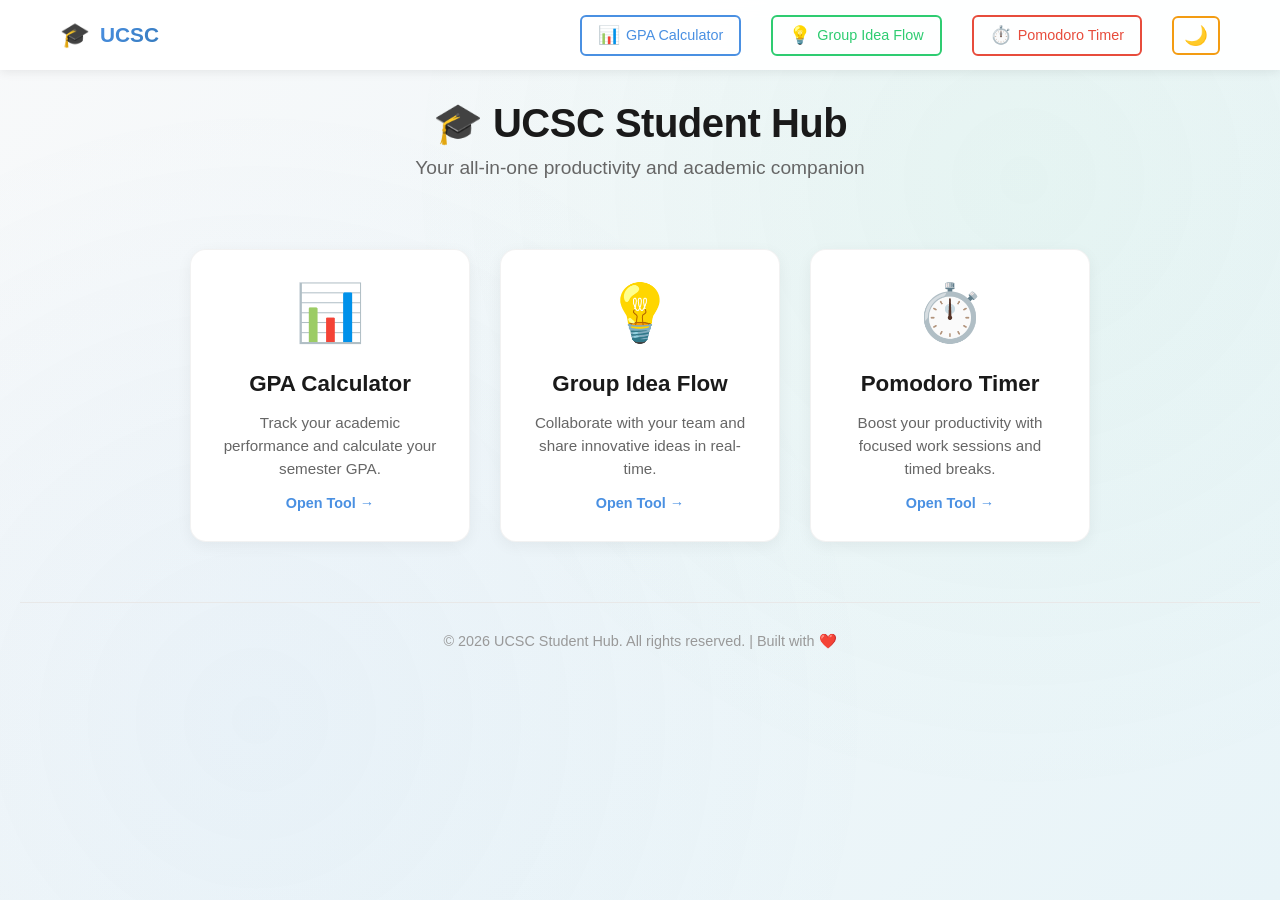
<file: index.html>
<!DOCTYPE html>
<html lang="en">
<head>
    <meta charset="UTF-8">
    <meta name="viewport" content="width=device-width, initial-scale=1.0">
    <title>Group Idea Board</title>
    <link rel="stylesheet" href="style.css">
</head>
<body>
    <!-- Navigation Bar -->
    <nav class="navbar">
        <div class="nav-container">
            <div class="nav-logo">
                <span class="logo-icon">🎓</span>
                <span class="logo-text">UCSC</span>
            </div>
            <ul class="nav-menu">
                <li class="nav-item">
                    <a href="gpa.html" target="_blank" class="nav-button gpa-btn">
                        <span class="btn-icon">📊</span>
                        <span class="btn-text">GPA Calculator</span>
                    </a>
                </li>
                <li class="nav-item">
                    <a href="idea-board.html" target="_blank" class="nav-button ideas-btn">
                        <span class="btn-icon">💡</span>
                        <span class="btn-text">Group Idea Flow</span>
                    </a>
                </li>
                <li class="nav-item">
                    <a href="pomodoro.html" target="_blank" class="nav-button pomodoro-btn">
                        <span class="btn-icon">⏱️</span>
                        <span class="btn-text">Pomodoro Timer</span>
                    </a>
                </li>
                <li class="nav-item">
                    <button id="darkModeToggle" class="nav-button theme-toggle">
                        <span class="theme-icon">🌙</span>
                    </button>
                </li>
            </ul>
            <div class="hamburger" id="hamburger">
                <span></span>
                <span></span>
                <span></span>
            </div>
        </div>
    </nav>

    <div class="container">
        <!-- Header -->
        <header>
            <h1>
                <span>🎓 UCSC Student Hub</span>
            </h1>
            <p class="subtitle">Your all-in-one productivity and academic companion</p>
        </header>

        <!-- Tool Selection Grid -->
        <section class="tools-grid">
            <a href="gpa.html" target="_blank" class="tool-card">
                <div class="tool-icon">📊</div>
                <h3>GPA Calculator</h3>
                <p>Track your academic performance and calculate your semester GPA.</p>
                <span class="tool-link">Open Tool →</span>
            </a>
            <a href="idea-board.html" target="_blank" class="tool-card">
                <div class="tool-icon">💡</div>
                <h3>Group Idea Flow</h3>
                <p>Collaborate with your team and share innovative ideas in real-time.</p>
                <span class="tool-link">Open Tool →</span>
            </a>
            <a href="pomodoro.html" target="_blank" class="tool-card">
                <div class="tool-icon">⏱️</div>
                <h3>Pomodoro Timer</h3>
                <p>Boost your productivity with focused work sessions and timed breaks.</p>
                <span class="tool-link">Open Tool →</span>
            </a>
        </section>
    </div>

    <!-- Footer -->
    <footer>
        <p>&copy; 2026 UCSC Student Hub. All rights reserved. | Built with ❤️</p>
    </footer>

    <script src="script.js"></script>
</body>
</html>
</file>
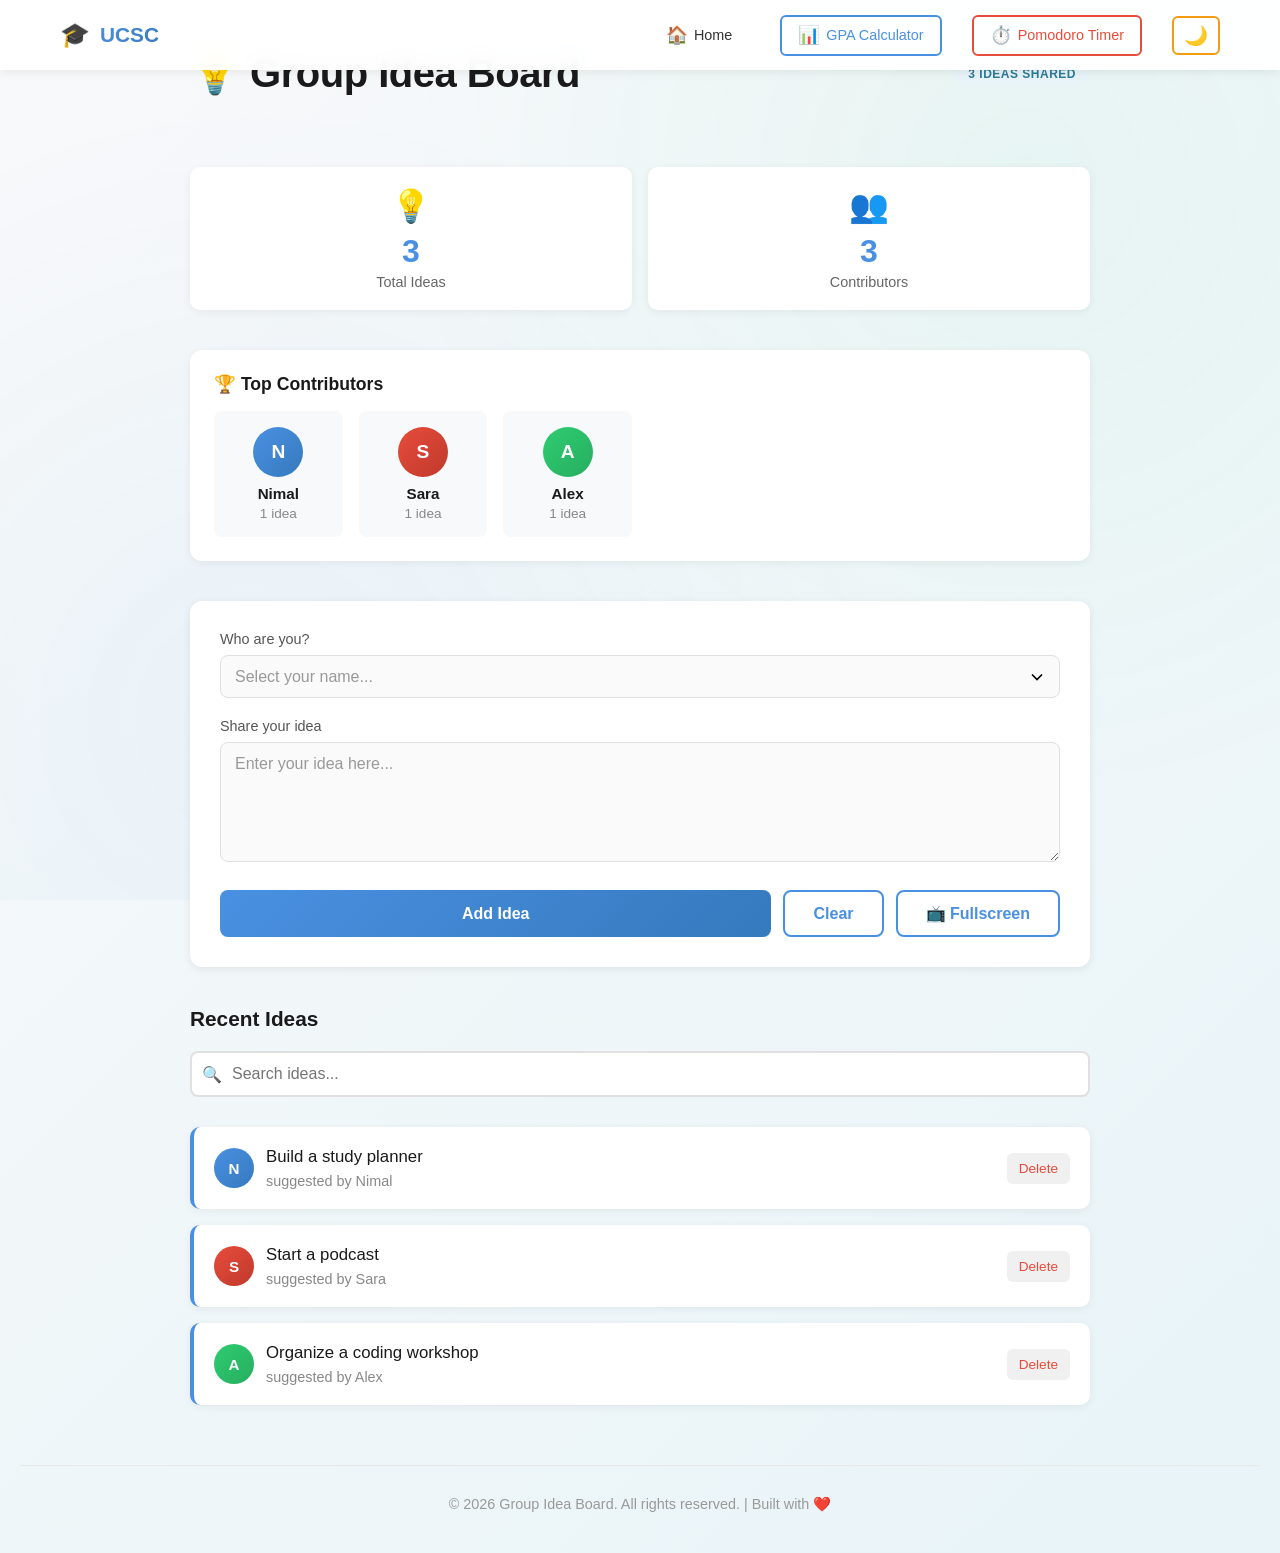
<file: idea-board.html>
<!DOCTYPE html>
<html lang="en">
<head>
    <meta charset="UTF-8">
    <meta name="viewport" content="width=device-width, initial-scale=1.0">
    <title>Group Idea Board</title>
    <link rel="stylesheet" href="style.css">
    <style>
        * {
            margin: 0;
            padding: 0;
            box-sizing: border-box;
        }

        body {
            font-family: -apple-system, BlinkMacSystemFont, 'Segoe UI', 'Roboto', 'Oxygen', 'Ubuntu', 'Cantarell', sans-serif;
            background: linear-gradient(135deg, #f8f9fa 0%, #e8f4f8 100%);
            padding: 20px;
            min-height: 100vh;
            position: relative;
        }

        body::before {
            content: '';
            position: fixed;
            top: 0;
            left: 0;
            width: 100%;
            height: 100%;
            background-image: 
                radial-gradient(circle at 20% 80%, rgba(74, 144, 226, 0.05) 0%, transparent 50%),
                radial-gradient(circle at 80% 20%, rgba(46, 204, 113, 0.05) 0%, transparent 50%);
            pointer-events: none;
            z-index: -1;
        }

        .container {
            max-width: 900px;
            margin: 0 auto;
        }

        /* Header */
        header {
            text-align: center;
            margin-bottom: 40px;
            padding: 30px 0;
        }

        h1 {
            font-size: 2.5rem;
            color: #1a1a1a;
            font-weight: 600;
            letter-spacing: -0.5px;
            display: flex;
            align-items: center;
            justify-content: center;
            gap: 12px;
            flex-wrap: wrap;
        }

        .header-badge {
            display: inline-block;
            background-color: #e8f4f8;
            color: #2c7a99;
            padding: 6px 14px;
            border-radius: 20px;
            font-size: 0.75rem;
            font-weight: 600;
            letter-spacing: 0.5px;
            margin-left: auto;
            text-transform: uppercase;
        }

        /* Stats Section */
        .stats-section {
            display: grid;
            grid-template-columns: repeat(auto-fit, minmax(180px, 1fr));
            gap: 16px;
            margin-bottom: 40px;
        }

        .stat-card {
            background: white;
            padding: 20px;
            border-radius: 10px;
            box-shadow: 0 2px 8px rgba(0, 0, 0, 0.06);
            text-align: center;
            transition: all 0.3s ease;
        }

        .stat-card:hover {
            transform: translateY(-4px);
            box-shadow: 0 4px 12px rgba(0, 0, 0, 0.1);
        }

        .stat-icon {
            font-size: 2rem;
            margin-bottom: 8px;
        }

        .stat-number {
            font-size: 2rem;
            font-weight: 700;
            color: #4a90e2;
            margin-bottom: 4px;
        }

        .stat-label {
            font-size: 0.9rem;
            color: #666;
            font-weight: 500;
        }

        /* Contributors Section */
        .contributors-section {
            background: white;
            padding: 24px;
            border-radius: 12px;
            box-shadow: 0 2px 8px rgba(0, 0, 0, 0.06);
            margin-bottom: 40px;
        }

        .contributors-title {
            font-size: 1.1rem;
            color: #1a1a1a;
            margin-bottom: 16px;
            font-weight: 600;
            display: flex;
            align-items: center;
            gap: 8px;
        }

        .contributors-grid {
            display: grid;
            grid-template-columns: repeat(auto-fill, minmax(120px, 1fr));
            gap: 16px;
        }

        .contributor-card {
            text-align: center;
            padding: 16px;
            border-radius: 8px;
            background-color: #f8f9fa;
            transition: all 0.3s ease;
        }

        .contributor-card:hover {
            background-color: #f0f5ff;
            transform: translateY(-2px);
        }

        .contributor-avatar {
            width: 50px;
            height: 50px;
            border-radius: 50%;
            margin: 0 auto 8px;
            display: flex;
            align-items: center;
            justify-content: center;
            color: white;
            font-weight: 600;
            font-size: 1.2rem;
        }

        .contributor-name {
            font-size: 0.95rem;
            font-weight: 600;
            color: #1a1a1a;
            margin-bottom: 4px;
        }

        .contributor-count {
            font-size: 0.85rem;
            color: #888;
        }

        /* Search Section */
        .search-section {
            margin-bottom: 30px;
            position: relative;
        }

        .search-box {
            width: 100%;
            padding: 12px 16px 12px 40px;
            border: 2px solid #e0e0e0;
            border-radius: 8px;
            font-size: 1rem;
            transition: all 0.3s ease;
            background-color: white;
        }

        .search-box:focus {
            outline: none;
            border-color: #4a90e2;
            box-shadow: 0 0 0 3px rgba(74, 144, 226, 0.1);
        }

        .search-icon {
            position: absolute;
            left: 12px;
            top: 50%;
            transform: translateY(-50%);
            color: #999;
            pointer-events: none;
        }

        /* Input Section */
        .input-section {
            background: white;
            padding: 30px;
            border-radius: 12px;
            box-shadow: 0 2px 8px rgba(0, 0, 0, 0.08);
            margin-bottom: 40px;
        }

        .form-group {
            margin-bottom: 20px;
        }

        .form-group:last-child {
            margin-bottom: 0;
        }

        label {
            display: block;
            font-size: 0.9rem;
            color: #555;
            margin-bottom: 8px;
            font-weight: 500;
        }

        select,
        textarea {
            width: 100%;
            padding: 12px 14px;
            font-size: 1rem;
            border: 1.5px solid #e0e0e0;
            border-radius: 8px;
            font-family: inherit;
            transition: all 0.3s ease;
            background-color: #fafafa;
        }

        select:hover,
        textarea:hover {
            border-color: #d0d0d0;
            background-color: #fff;
        }

        select:focus,
        textarea:focus {
            outline: none;
            border-color: #4a90e2;
            background-color: #fff;
            box-shadow: 0 0 0 3px rgba(74, 144, 226, 0.1);
        }

        select {
            cursor: pointer;
            appearance: none;
            padding-right: 40px;
            background-image: url("data:image/svg+xml;charset=UTF-8,%3csvg xmlns='http://www.w3.org/2000/svg' viewBox='0 0 24 24' fill='none' stroke='currentColor' stroke-width='2'%3e%3cpolyline points='6 9 12 15 18 9'%3e%3c/polyline%3e%3c/svg%3e");
            background-repeat: no-repeat;
            background-position: right 12px center;
            background-size: 20px;
            padding-right: 40px;
        }

        textarea {
            resize: vertical;
            min-height: 120px;
            max-height: 200px;
        }

        textarea::placeholder,
        select:invalid {
            color: #999;
        }

        .button-group {
            display: flex;
            gap: 12px;
            margin-top: 24px;
        }

        button {
            padding: 12px 28px;
            font-size: 1rem;
            border: none;
            border-radius: 8px;
            cursor: pointer;
            font-weight: 600;
            transition: all 0.3s ease;
        }

        .btn-primary {
            background: linear-gradient(135deg, #4a90e2 0%, #357abd 100%);
            color: white;
            flex: 1;
        }

        .btn-primary:hover {
            background: linear-gradient(135deg, #357abd 0%, #2a5a8f 100%);
            box-shadow: 0 4px 12px rgba(74, 144, 226, 0.3);
            transform: translateY(-2px);
        }

        .btn-primary:active {
            transform: translateY(0);
        }

        .btn-secondary {
            background-color: transparent;
            color: #4a90e2;
            border: 2px solid #4a90e2;
        }

        .btn-secondary:hover {
            background-color: #f0f5ff;
        }

        /* Ideas List Section */
        .ideas-section {
            margin-top: 40px;
        }

        .section-title {
            font-size: 1.3rem;
            color: #1a1a1a;
            margin-bottom: 20px;
            font-weight: 600;
        }

        .ideas-list {
            display: grid;
            gap: 16px;
        }

        .idea-card {
            background: white;
            padding: 20px;
            border-radius: 10px;
            box-shadow: 0 2px 8px rgba(0, 0, 0, 0.06);
            border-left: 4px solid #4a90e2;
            transition: all 0.3s ease;
            display: flex;
            justify-content: space-between;
            align-items: center;
        }

        .idea-card:hover {
            box-shadow: 0 4px 12px rgba(0, 0, 0, 0.1);
            transform: translateY(-2px);
        }

        .idea-content {
            flex: 1;
        }

        .idea-text {
            font-size: 1.05rem;
            color: #1a1a1a;
            margin-bottom: 6px;
            font-weight: 500;
        }

        .idea-author {
            font-size: 0.9rem;
            color: #888;
            font-weight: 400;
        }

        .idea-actions {
            display: flex;
            gap: 8px;
            margin-left: 16px;
        }

        .btn-delete {
            background-color: #f0f0f0;
            color: #e74c3c;
            padding: 8px 12px;
            font-size: 0.85rem;
            font-weight: 500;
            border-radius: 6px;
            transition: all 0.3s ease;
        }

        .btn-delete:hover {
            background-color: #e74c3c;
            color: white;
        }

        /* Avatar */
        .avatar {
            width: 40px;
            height: 40px;
            border-radius: 50%;
            background: linear-gradient(135deg, #4a90e2 0%, #357abd 100%);
            color: white;
            display: flex;
            align-items: center;
            justify-content: center;
            font-weight: 600;
            font-size: 0.95rem;
            flex-shrink: 0;
            margin-right: 12px;
        }

        .avatar-1 {
            background: linear-gradient(135deg, #4a90e2 0%, #357abd 100%);
        }

        .avatar-2 {
            background: linear-gradient(135deg, #e74c3c 0%, #c0392b 100%);
        }

        .avatar-3 {
            background: linear-gradient(135deg, #2ecc71 0%, #27ae60 100%);
        }

        .avatar-4 {
            background: linear-gradient(135deg, #f39c12 0%, #e67e22 100%);
        }

        .avatar-5 {
            background: linear-gradient(135deg, #9b59b6 0%, #8e44ad 100%);
        }
        .empty-state {
            text-align: center;
            padding: 40px 20px;
            color: #999;
        }

        .empty-state-icon {
            font-size: 3rem;
            margin-bottom: 12px;
            opacity: 0.5;
        }

        .empty-state-text {
            font-size: 1rem;
        }

        /* Footer */
        footer {
            text-align: center;
            margin-top: 60px;
            padding: 30px 0 20px;
            border-top: 1px solid #e8e8e8;
            color: #999;
            font-size: 0.9rem;
        }

        footer a {
            color: #4a90e2;
            text-decoration: none;
            transition: color 0.3s ease;
        }

        footer a:hover {
            color: #357abd;
            text-decoration: underline;
        }

        /* Responsive Design */
        @media (max-width: 768px) {
            h1 {
                font-size: 1.8rem;
            }

            .stats-section {
                grid-template-columns: 1fr 1fr;
            }

            .contributors-grid {
                grid-template-columns: repeat(auto-fill, minmax(100px, 1fr));
            }

            .input-section {
                padding: 20px;
                margin-bottom: 30px;
            }

            .button-group {
                flex-direction: column;
            }

            .btn-primary,
            .btn-secondary {
                width: 100%;
            }

            .idea-card {
                flex-direction: column;
                align-items: flex-start;
            }

            .idea-actions {
                margin-left: 0;
                margin-top: 12px;
                width: 100%;
            }

            .btn-delete {
                flex: 1;
                text-align: center;
            }
        }

        /* Animation for new items */
        @keyframes slideIn {
            from {
                opacity: 0;
                transform: translateY(10px);
            }
            to {
                opacity: 1;
                transform: translateY(0);
            }
        }

        .idea-card {
            animation: slideIn 0.3s ease;
        }
    </style>
</head>
<body>
    <!-- Navigation Bar -->
    <nav class="navbar">
        <div class="nav-container">
            <div class="nav-logo">
                <span class="logo-icon">🎓</span>
                <span class="logo-text">UCSC</span>
            </div>
            <ul class="nav-menu">
                <li class="nav-item">
                    <a href="index.html" class="nav-button home-btn">
                        <span class="btn-icon">🏠</span>
                        <span class="btn-text">Home</span>
                    </a>
                </li>
                <li class="nav-item">
                    <a href="gpa.html" target="_blank" class="nav-button gpa-btn">
                        <span class="btn-icon">📊</span>
                        <span class="btn-text">GPA Calculator</span>
                    </a>
                </li>
                <li class="nav-item">
                    <a href="pomodoro.html" target="_blank" class="nav-button pomodoro-btn">
                        <span class="btn-icon">⏱️</span>
                        <span class="btn-text">Pomodoro Timer</span>
                    </a>
                </li>
                <li class="nav-item">
                    <button id="darkModeToggle" class="nav-button theme-toggle">
                        <span class="theme-icon">🌙</span>
                    </button>
                </li>
            </ul>
            <div class="hamburger" id="hamburger">
                <span></span>
                <span></span>
                <span></span>
            </div>
        </div>
    </nav>

    <div class="container">
        <!-- Header -->
        <header>
            <h1>
                <span>💡 Group Idea Board</span>
                <span class="header-badge" id="ideaBadge">3 ideas shared</span>
            </h1>
        </header>

        <!-- Stats Section -->
        <section class="stats-section">
            <div class="stat-card">
                <div class="stat-icon">💡</div>
                <div class="stat-number" id="totalIdeasCount">3</div>
                <div class="stat-label">Total Ideas</div>
            </div>
            <div class="stat-card">
                <div class="stat-icon">👥</div>
                <div class="stat-number" id="totalContributorsCount">3</div>
                <div class="stat-label">Contributors</div>
            </div>
        </section>

        <!-- Contributors Section -->
        <section class="contributors-section">
            <div class="contributors-title">🏆 Top Contributors</div>
            <div class="contributors-grid" id="contributorsGrid">
                <!-- Dynamically populated -->
            </div>
        </section>

        <!-- Input Section -->
        <section class="input-section">
            <form id="ideaForm">
                <div class="form-group">
                    <label for="nameSelect">Who are you?</label>
                    <select id="nameSelect" required>
                        <option value="">Select your name...</option>
                        <option value="Nimal">Nimal</option>
                        <option value="Sara">Sara</option>
                        <option value="Alex">Alex</option>
                        <option value="Jordan">Jordan</option>
                        <option value="Casey">Casey</option>
                    </select>
                </div>

                <div class="form-group">
                    <label for="ideaInput">Share your idea</label>
                    <textarea 
                        id="ideaInput" 
                        placeholder="Enter your idea here..." 
                        required
                    ></textarea>
                </div>

                <div class="button-group">
                    <button type="submit" class="btn-primary">Add Idea</button>
                    <button type="reset" class="btn-secondary">Clear</button>
                    <button type="button" class="btn-secondary" onclick="toggleFullscreen()">📺 Fullscreen</button>
                </div>
            </form>
        </section>

        <!-- Ideas List Section -->
        <section class="ideas-section">
            <h2 class="section-title">Recent Ideas</h2>
            
            <!-- Search Section -->
            <div class="search-section">
                <span class="search-icon">🔍</span>
                <input 
                    type="text" 
                    class="search-box" 
                    id="searchBox" 
                    placeholder="Search ideas..."
                >
            </div>

            <div class="ideas-list" id="ideasList">
                <div class="idea-card">
                    <div class="idea-content">
                        <div style="display: flex; align-items: center;">
                            <div class="avatar avatar-1">N</div>
                            <div>
                                <div class="idea-text">Build a study planner</div>
                                <div class="idea-author">suggested by Nimal</div>
                            </div>
                        </div>
                    </div>
                    <div class="idea-actions">
                        <button class="btn-delete" onclick="this.parentElement.parentElement.remove()">Delete</button>
                    </div>
                </div>

                <div class="idea-card">
                    <div class="idea-content">
                        <div style="display: flex; align-items: center;">
                            <div class="avatar avatar-2">S</div>
                            <div>
                                <div class="idea-text">Start a podcast</div>
                                <div class="idea-author">suggested by Sara</div>
                            </div>
                        </div>
                    </div>
                    <div class="idea-actions">
                        <button class="btn-delete" onclick="this.parentElement.parentElement.remove()">Delete</button>
                    </div>
                </div>

                <div class="idea-card">
                    <div class="idea-content">
                        <div style="display: flex; align-items: center;">
                            <div class="avatar avatar-3">A</div>
                            <div>
                                <div class="idea-text">Organize a coding workshop</div>
                                <div class="idea-author">suggested by Alex</div>
                            </div>
                        </div>
                    </div>
                    <div class="idea-actions">
                        <button class="btn-delete" onclick="this.parentElement.parentElement.remove()">Delete</button>
                    </div>
                </div>
            </div>
        </section>
    </div>

    <!-- Footer -->
    <footer>
        <p>&copy; 2026 Group Idea Board. All rights reserved. | Built with ❤️</p>
    </footer>

    <script src="script.js"></script>
    <script>
        const ideaForm = document.getElementById('ideaForm');
        const nameSelect = document.getElementById('nameSelect');
        const ideaInput = document.getElementById('ideaInput');
        const ideasList = document.getElementById('ideasList');
        const searchBox = document.getElementById('searchBox');
        const ideaBadge = document.getElementById('ideaBadge');
        const totalIdeasCount = document.getElementById('totalIdeasCount');
        const totalContributorsCount = document.getElementById('totalContributorsCount');
        const contributorsGrid = document.getElementById('contributorsGrid');

        // Avatar color mapping
        const avatarColors = {
            'Nimal': 'avatar-1',
            'Sara': 'avatar-2',
            'Alex': 'avatar-3',
            'Jordan': 'avatar-4',
            'Casey': 'avatar-5'
        };

        // Initialize contributors storage
        let contributorCount = {
            'Nimal': 1,
            'Sara': 1,
            'Alex': 1
        };

        // Update stats and UI
        function updateStats() {
            const totalIdeas = ideasList.children.length;
            const uniqueContributors = Object.keys(contributorCount).length;

            totalIdeasCount.textContent = totalIdeas;
            totalContributorsCount.textContent = uniqueContributors;
            ideaBadge.textContent = totalIdeas + (totalIdeas === 1 ? ' idea shared' : ' ideas shared');

            updateContributorsDisplay();
        }

        // Update contributors display grid
        function updateContributorsDisplay() {
            contributorsGrid.innerHTML = '';

            // Sort contributors by count (descending)
            const sortedContributors = Object.entries(contributorCount)
                .sort((a, b) => b[1] - a[1]);

            sortedContributors.forEach(([name, count]) => {
                const avatarClass = avatarColors[name] || 'avatar-1';
                const initials = name.charAt(0).toUpperCase();

                const card = document.createElement('div');
                card.className = 'contributor-card';
                card.innerHTML = `
                    <div class="contributor-avatar ${avatarClass}">${initials}</div>
                    <div class="contributor-name">${name}</div>
                    <div class="contributor-count">${count} ${count === 1 ? 'idea' : 'ideas'}</div>
                `;
                contributorsGrid.appendChild(card);
            });
        }

        ideaForm.addEventListener('submit', function(e) {
            e.preventDefault();

            const name = nameSelect.value;
            const idea = ideaInput.value.trim();

            if (!name || !idea) {
                alert('Please fill in all fields');
                return;
            }

            // Get avatar class
            const avatarClass = avatarColors[name] || 'avatar-1';
            const initials = name.charAt(0).toUpperCase();

            // Create new idea card
            const ideaCard = document.createElement('div');
            ideaCard.className = 'idea-card';
            ideaCard.innerHTML = `
                <div class="idea-content">
                    <div style="display: flex; align-items: center;">
                        <div class="avatar ${avatarClass}">${initials}</div>
                        <div>
                            <div class="idea-text">${escapeHtml(idea)}</div>
                            <div class="idea-author">suggested by ${escapeHtml(name)}</div>
                        </div>
                    </div>
                </div>
                <div class="idea-actions">
                    <button class="btn-delete">Delete</button>
                </div>
            `;

            // Add delete event listener
            ideaCard.querySelector('.btn-delete').addEventListener('click', function() {
                const author = ideaCard.querySelector('.idea-author').textContent.replace('suggested by ', '');
                
                // Update contributor count
                if (contributorCount[author] > 0) {
                    contributorCount[author]--;
                    if (contributorCount[author] === 0) {
                        delete contributorCount[author];
                    }
                }

                ideaCard.remove();
                updateStats();
                filterIdeas();
            });

            // Add to list
            ideasList.insertBefore(ideaCard, ideasList.firstChild);

            // Update contributor count
            contributorCount[name] = (contributorCount[name] || 0) + 1;

            // Update stats
            updateStats();

            // Clear search after adding
            searchBox.value = '';

            // Reset form
            ideaForm.reset();
            nameSelect.focus();
        });

        // Search/Filter functionality
        searchBox.addEventListener('input', filterIdeas);

        function filterIdeas() {
            const query = searchBox.value.toLowerCase();
            const ideas = ideasList.querySelectorAll('.idea-card');

            ideas.forEach(idea => {
                const text = idea.textContent.toLowerCase();
                if (text.includes(query)) {
                    idea.style.display = '';
                } else {
                    idea.style.display = 'none';
                }
            });
        }

        // Helper function to escape HTML
        function escapeHtml(text) {
            const map = {
                '&': '&amp;',
                '<': '&lt;',
                '>': '&gt;',
                '"': '&quot;',
                "'": '&#039;'
            };
            return text.replace(/[&<>"']/g, m => map[m]);
        }

        // Fullscreen Toggle
        function toggleFullscreen() {
            if (!document.fullscreenElement) {
                document.documentElement.requestFullscreen().catch(err => {
                    alert(`Error attempting to enable full-screen mode: ${err.message} (${err.name})`);
                });
            } else {
                if (document.exitFullscreen) {
                    document.exitFullscreen();
                }
            }
        }

        // Initialize on page load
        window.addEventListener('load', function() {
            updateStats();
        });
    </script>
</body>
</html>
</file>
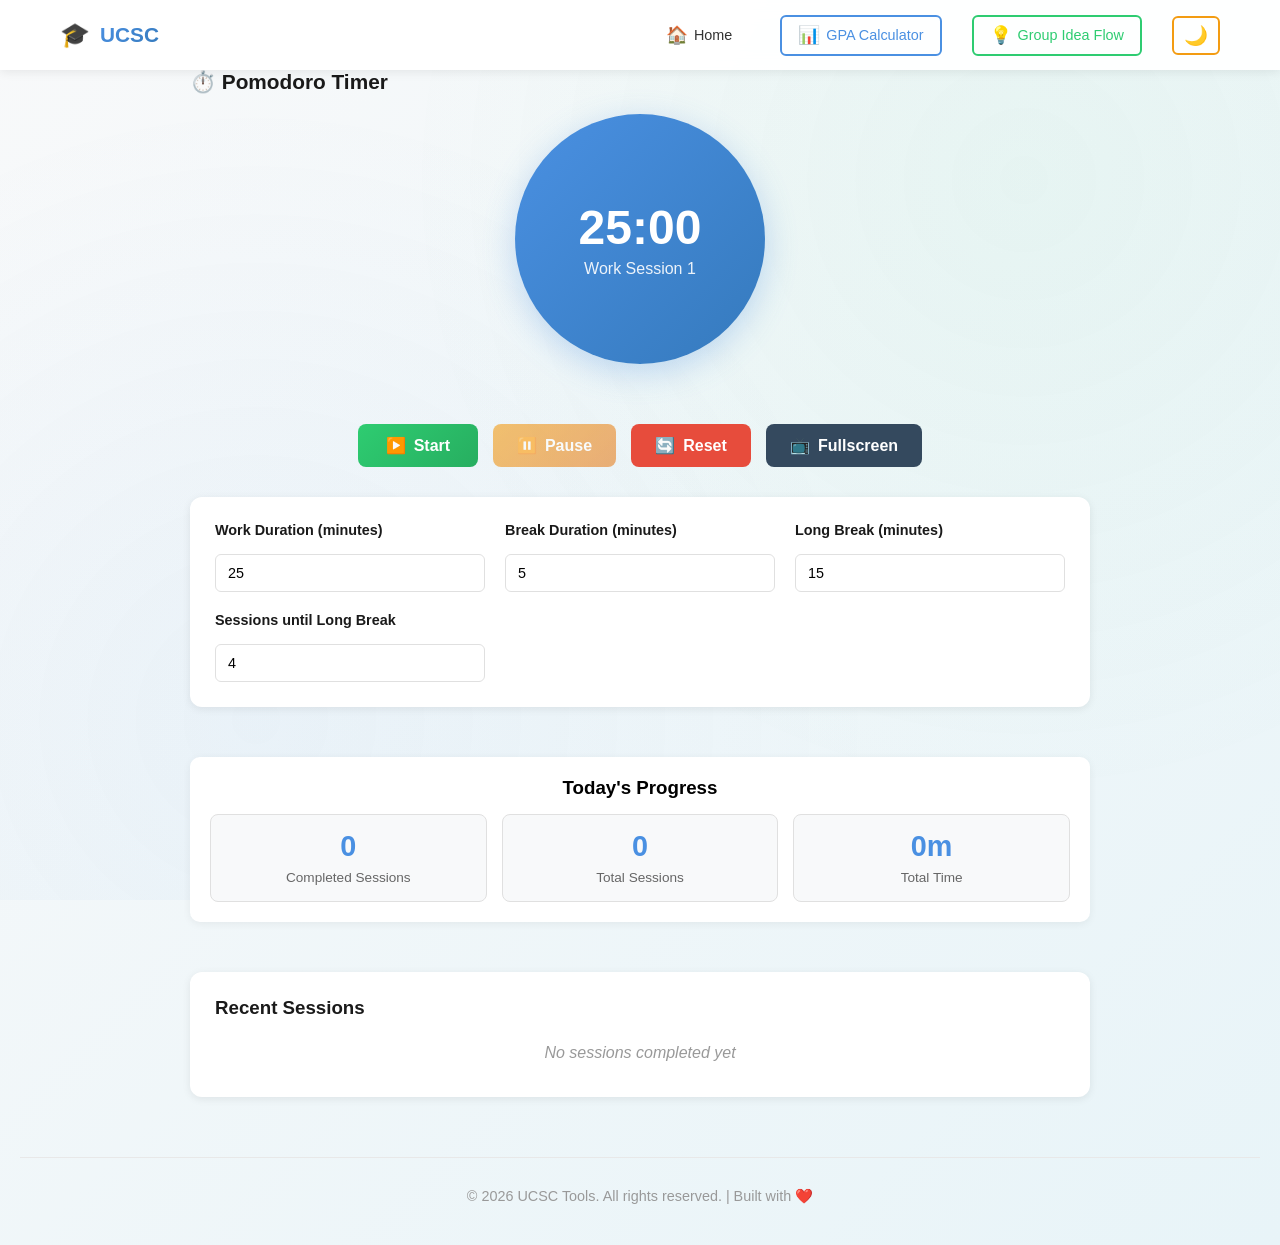
<file: pomodoro.html>
<!DOCTYPE html>
<html lang="en">
<head>
    <meta charset="UTF-8">
    <meta name="viewport" content="width=device-width, initial-scale=1.0">
    <title>Pomodoro Timer - UCSC</title>
    <link rel="stylesheet" href="style.css">
</head>
<body>
    <!-- Navigation Bar -->
    <nav class="navbar">
        <div class="nav-container">
            <div class="nav-logo">
                <span class="logo-icon">🎓</span>
                <span class="logo-text">UCSC</span>
            </div>
            <ul class="nav-menu">
                <li class="nav-item">
                    <a href="index.html" class="nav-button home-btn">
                        <span class="btn-icon">🏠</span>
                        <span class="btn-text">Home</span>
                    </a>
                </li>
                <li class="nav-item">
                    <a href="gpa.html" target="_blank" class="nav-button gpa-btn">
                        <span class="btn-icon">📊</span>
                        <span class="btn-text">GPA Calculator</span>
                    </a>
                </li>
                <li class="nav-item">
                    <a href="idea-board.html" target="_blank" class="nav-button ideas-btn">
                        <span class="btn-icon">💡</span>
                        <span class="btn-text">Group Idea Flow</span>
                    </a>
                </li>
                <li class="nav-item">
                    <button id="darkModeToggle" class="nav-button theme-toggle">
                        <span class="theme-icon">🌙</span>
                    </button>
                </li>
            </ul>
            <div class="hamburger" id="hamburger">
                <span></span>
                <span></span>
                <span></span>
            </div>
        </div>
    </nav>

    <div class="container">
        <!-- Pomodoro Timer Section -->
        <section class="pomodoro-section" id="pomodoro">
            <h2 class="section-title">⏱️ Pomodoro Timer</h2>

            <div class="pomodoro-container">
                <!-- Timer Display -->
                <div class="timer-display">
                    <div class="timer-circle">
                        <div class="timer-progress" id="timerProgress"></div>
                        <div class="timer-text">
                            <div class="time-display" id="time-display">25:00</div>
                            <div class="session-type" id="session-type">Work Session</div>
                        </div>
                    </div>
                </div>

                <!-- Timer Controls -->
                <div class="timer-controls">
                    <button class="timer-btn start-btn" id="start-btn">
                        <span class="btn-icon">▶️</span>
                        Start
                    </button>
                    <button class="timer-btn pause-btn" id="pause-btn" disabled>
                        <span class="btn-icon">⏸️</span>
                        Pause
                    </button>
                    <button class="timer-btn reset-btn" id="reset-btn">
                        <span class="btn-icon">🔄</span>
                        Reset
                    </button>
                    <button class="timer-btn reset-btn" style="background-color: #34495e;" onclick="toggleFullscreen()">
                        <span class="btn-icon">📺</span>
                        Fullscreen
                    </button>
                </div>

                <!-- Session Settings -->
                <div class="session-settings">
                    <div class="setting-group">
                        <label for="workDuration">Work Duration (minutes)</label>
                        <input type="number" id="work-time" value="25" min="1" max="60">
                    </div>
                    <div class="setting-group">
                        <label for="breakDuration">Break Duration (minutes)</label>
                        <input type="number" id="break-time" value="5" min="1" max="30">
                    </div>
                    <div class="setting-group">
                        <label for="longBreakDuration">Long Break (minutes)</label>
                        <input type="number" id="long-break-time" value="15" min="1" max="60">
                    </div>
                    <div class="setting-group">
                        <label for="sessionsUntilLongBreak">Sessions until Long Break</label>
                        <input type="number" id="sessions-before-long" value="4" min="1" max="10">
                    </div>
                </div>

                <!-- Session Stats -->
                <div class="session-stats">
                    <div class="stat-card">
                        <h3>Today's Progress</h3>
                        <div class="stats-grid">
                            <div class="stat-item">
                                <span class="stat-number" id="completed-sessions">0</span>
                                <span class="stat-label">Completed Sessions</span>
                            </div>
                            <div class="stat-item">
                                <span class="stat-number" id="total-sessions">0</span>
                                <span class="stat-label">Total Sessions</span>
                            </div>
                            <div class="stat-item">
                                <span class="stat-number" id="total-time">0m</span>
                                <span class="stat-label">Total Time</span>
                            </div>
                        </div>
                    </div>
                </div>

                <!-- Session History -->
                <div class="session-history">
                    <h3>Recent Sessions</h3>
                    <div class="history-list" id="historyList">
                        <div class="history-item empty">
                            <span>No sessions completed yet</span>
                        </div>
                    </div>
                </div>
            </div>
        </section>
    </div>

    <!-- Footer -->
    <footer>
        <p>&copy; 2026 UCSC Tools. All rights reserved. | Built with ❤️</p>
    </footer>

    <script src="script.js"></script>
    <script src="pomodoro.js"></script>
    <script>
        // Dark mode toggle functionality (same as main page)
        const darkModeToggle = document.getElementById('darkModeToggle');
        const hamburger = document.getElementById('hamburger');
        const navMenu = document.querySelector('.nav-menu');

        darkModeToggle.addEventListener('click', function() {
            document.body.classList.toggle('dark-mode');

            const icon = darkModeToggle.querySelector('.theme-icon');
            if (document.body.classList.contains('dark-mode')) {
                icon.textContent = '☀️';
                localStorage.setItem('darkMode', 'enabled');
            } else {
                icon.textContent = '🌙';
                localStorage.setItem('darkMode', 'disabled');
            }
        });

        hamburger.addEventListener('click', function() {
            hamburger.classList.toggle('active');
            navMenu.classList.toggle('active');
        });

        document.querySelectorAll('.nav-button').forEach(link => {
            link.addEventListener('click', function(e) {
                if (this.id !== 'darkModeToggle') {
                    hamburger.classList.remove('active');
                    navMenu.classList.remove('active');
                }
            });
        });

        // Load dark mode preference
        window.addEventListener('load', function() {
            const darkModeEnabled = localStorage.getItem('darkMode') === 'enabled';
            if (darkModeEnabled) {
                document.body.classList.add('dark-mode');
                darkModeToggle.querySelector('.theme-icon').textContent = '☀️';
            }
        });

        // Fullscreen Toggle
        function toggleFullscreen() {
            if (!document.fullscreenElement) {
                document.documentElement.requestFullscreen().catch(err => {
                    alert(`Error attempting to enable full-screen mode: ${err.message} (${err.name})`);
                });
            } else {
                if (document.exitFullscreen) {
                    document.exitFullscreen();
                }
            }
        }
    </script>
</body>
</html>
</file>
<file: style.css>
* {
    margin: 0;
    padding: 0;
    box-sizing: border-box;
}

/* Dark Mode */
body.dark-mode {
    background: linear-gradient(135deg, #1a1a1a 0%, #2d3142 100%) !important;
    color: #e0e0e0;
}

body.dark-mode body::before {
    background-image: 
        radial-gradient(circle at 20% 80%, rgba(74, 144, 226, 0.02) 0%, transparent 50%),
        radial-gradient(circle at 80% 20%, rgba(46, 204, 113, 0.02) 0%, transparent 50%);
}

body.dark-mode header {
    color: #e0e0e0;
}

body.dark-mode h1 {
    color: #ffffff;
}

body.dark-mode .stat-card,
body.dark-mode .input-section,
body.dark-mode .contributors-section,
body.dark-mode .idea-card {
    background-color: #2d2d3d;
    color: #e0e0e0;
}

body.dark-mode .stat-number {
    color: #64b5f6;
}

body.dark-mode label {
    color: #b0b0b0;
}

body.dark-mode select,
body.dark-mode textarea {
    background-color: #3d3d4d;
    color: #e0e0e0;
    border-color: #4d4d5d;
}

body.dark-mode select:focus,
body.dark-mode textarea:focus {
    border-color: #64b5f6;
}

body.dark-mode .idea-text {
    color: #ffffff;
}

body.dark-mode .idea-author {
    color: #a0a0a0;
}

body.dark-mode footer {
    color: #808080;
    border-top-color: #3d3d4d;
}

body.dark-mode .search-box {
    background-color: #3d3d4d;
    color: #e0e0e0;
    border-color: #4d4d5d;
}

body.dark-mode .contributors-grid {
    background-color: inherit;
}

body.dark-mode .contributor-card {
    background-color: #3d3d4d;
    color: #e0e0e0;
}

body.dark-mode .contributor-card:hover {
    background-color: #4d4d5d;
}

body {
    font-family: -apple-system, BlinkMacSystemFont, 'Segoe UI', 'Roboto', 'Oxygen', 'Ubuntu', 'Cantarell', sans-serif;
    background: linear-gradient(135deg, #f8f9fa 0%, #e8f4f8 100%);
    padding-top: 70px;
    padding-left: 20px;
    padding-right: 20px;
    padding-bottom: 20px;
    min-height: 100vh;
    position: relative;
    transition: background 0.3s ease, color 0.3s ease;
}

body::before {
    content: '';
    position: fixed;
    top: 0;
    left: 0;
    width: 100%;
    height: 100%;
    background-image: 
        radial-gradient(circle at 20% 80%, rgba(74, 144, 226, 0.05) 0%, transparent 50%),
        radial-gradient(circle at 80% 20%, rgba(46, 204, 113, 0.05) 0%, transparent 50%);
    pointer-events: none;
    z-index: -1;
    transition: background-image 0.3s ease;
}

/* Navigation Bar */
.navbar {
    position: fixed;
    top: 0;
    left: 0;
    right: 0;
    background-color: rgba(255, 255, 255, 0.95);
    backdrop-filter: blur(10px);
    box-shadow: 0 2px 10px rgba(0, 0, 0, 0.08);
    z-index: 1000;
    transition: background-color 0.3s ease;
}

body.dark-mode .navbar {
    background-color: rgba(45, 45, 61, 0.95);
    box-shadow: 0 2px 10px rgba(0, 0, 0, 0.4);
}

.nav-container {
    max-width: 1200px;
    margin: 0 auto;
    padding: 0 20px;
    display: flex;
    justify-content: space-between;
    align-items: center;
    height: 70px;
}

.nav-logo {
    display: flex;
    align-items: center;
    gap: 10px;
    font-size: 1.3rem;
    font-weight: 700;
    color: #4a90e2;
    cursor: pointer;
    transition: all 0.3s ease;
}

body.dark-mode .nav-logo {
    color: #64b5f6;
}

.nav-logo:hover {
    transform: translateY(-2px);
}

.logo-icon {
    font-size: 1.5rem;
}

.logo-text {
    background: linear-gradient(135deg, #4a90e2, #357abd);
    -webkit-background-clip: text;
    -webkit-text-fill-color: transparent;
    background-clip: text;
}

body.dark-mode .logo-text {
    background: linear-gradient(135deg, #64b5f6, #42a5f5);
    -webkit-background-clip: text;
    -webkit-text-fill-color: transparent;
    background-clip: text;
}

.nav-menu {
    display: flex;
    list-style: none;
    gap: 30px;
    align-items: center;
}

.nav-item {
    position: relative;
}

.nav-button {
    display: flex;
    align-items: center;
    gap: 6px;
    padding: 8px 16px;
    border-radius: 6px;
    text-decoration: none;
    font-weight: 500;
    font-size: 0.9rem;
    transition: all 0.3s ease;
    background: none;
    border: 2px solid transparent;
    cursor: pointer;
    color: #333;
}

body.dark-mode .nav-button {
    color: #b0b0b0;
}

.nav-button .btn-icon {
    font-size: 1.1rem;
}

.nav-button .btn-text {
    display: inline;
}

.gpa-btn {
    border-color: #4a90e2;
    color: #4a90e2;
}

body.dark-mode .gpa-btn {
    color: #64b5f6;
    border-color: #64b5f6;
}

.gpa-btn:hover {
    background-color: #4a90e2;
    color: white;
}

body.dark-mode .gpa-btn:hover {
    background-color: #64b5f6;
}

.ideas-btn {
    border-color: #2ecc71;
    color: #2ecc71;
}

body.dark-mode .ideas-btn {
    color: #4ade80;
    border-color: #4ade80;
}

.ideas-btn:hover {
    background-color: #2ecc71;
    color: white;
}

body.dark-mode .ideas-btn:hover {
    background-color: #4ade80;
}

.pomodoro-btn {
    border-color: #e74c3c;
    color: #e74c3c;
}

body.dark-mode .pomodoro-btn {
    color: #ff6b6b;
    border-color: #ff6b6b;
}

.pomodoro-btn:hover {
    background-color: #e74c3c;
    color: white;
}

body.dark-mode .pomodoro-btn:hover {
    background-color: #ff6b6b;
}

.theme-toggle {
    border-color: #f39c12 !important;
    color: #f39c12 !important;
}

body.dark-mode .theme-toggle {
    border-color: #ffa500 !important;
    color: #ffa500 !important;
}

.theme-toggle:hover {
    background-color: #f39c12 !important;
    color: white !important;
}

body.dark-mode .theme-toggle:hover {
    background-color: #ffa500 !important;
    color: white !important;
}

.theme-toggle {
    font-size: 1.2rem;
    padding: 6px 10px;
    border-radius: 6px;
    transition: all 0.3s ease;
}

.theme-toggle:hover {
    background-color: #f0f5ff;
}

body.dark-mode .theme-toggle:hover {
    background-color: #4d4d5d;
}

.hamburger {
    display: none;
    flex-direction: column;
    cursor: pointer;
    gap: 6px;
}

.hamburger span {
    width: 25px;
    height: 3px;
    background-color: #333;
    border-radius: 2px;
    transition: all 0.3s ease;
}

body.dark-mode .hamburger span {
    background-color: #b0b0b0;
}

.hamburger.active span:nth-child(1) {
    transform: rotate(45deg) translate(8px, 8px);
}

.hamburger.active span:nth-child(2) {
    opacity: 0;
}

.hamburger.active span:nth-child(3) {
    transform: rotate(-45deg) translate(8px, -8px);
}

.container {
    max-width: 900px;
    margin: 0 auto;
}

/* Header */
header {
    text-align: center;
    margin-bottom: 40px;
    padding: 30px 0;
}

h1 {
    font-size: 2.5rem;
    color: #1a1a1a;
    font-weight: 600;
    letter-spacing: -0.5px;
    display: flex;
    align-items: center;
    justify-content: center;
    gap: 12px;
    flex-wrap: wrap;
}

.header-badge {
    display: inline-block;
    background-color: #e8f4f8;
    color: #2c7a99;
    padding: 6px 14px;
    border-radius: 20px;
    font-size: 0.75rem;
    font-weight: 600;
    letter-spacing: 0.5px;
    margin-left: auto;
    text-transform: uppercase;
}

/* Stats Section */
.stats-section {
    display: grid;
    grid-template-columns: repeat(auto-fit, minmax(180px, 1fr));
    gap: 16px;
    margin-bottom: 40px;
}

.stat-card {
    background: white;
    padding: 20px;
    border-radius: 10px;
    box-shadow: 0 2px 8px rgba(0, 0, 0, 0.06);
    text-align: center;
    transition: all 0.3s ease;
}

.stat-card:hover {
    transform: translateY(-4px);
    box-shadow: 0 4px 12px rgba(0, 0, 0, 0.1);
}

.stat-icon {
    font-size: 2rem;
    margin-bottom: 8px;
}

.stat-number {
    font-size: 2rem;
    font-weight: 700;
    color: #4a90e2;
    margin-bottom: 4px;
}

.stat-label {
    font-size: 0.9rem;
    color: #666;
    font-weight: 500;
}

/* Contributors Section */
.contributors-section {
    background: white;
    padding: 24px;
    border-radius: 12px;
    box-shadow: 0 2px 8px rgba(0, 0, 0, 0.06);
    margin-bottom: 40px;
}

.contributors-title {
    font-size: 1.1rem;
    color: #1a1a1a;
    margin-bottom: 16px;
    font-weight: 600;
    display: flex;
    align-items: center;
    gap: 8px;
}

.contributors-grid {
    display: grid;
    grid-template-columns: repeat(auto-fill, minmax(120px, 1fr));
    gap: 16px;
}

.contributor-card {
    text-align: center;
    padding: 16px;
    border-radius: 8px;
    background-color: #f8f9fa;
    transition: all 0.3s ease;
}

.contributor-card:hover {
    background-color: #f0f5ff;
    transform: translateY(-2px);
}

.contributor-avatar {
    width: 50px;
    height: 50px;
    border-radius: 50%;
    margin: 0 auto 8px;
    display: flex;
    align-items: center;
    justify-content: center;
    color: white;
    font-weight: 600;
    font-size: 1.2rem;
}

.contributor-name {
    font-size: 0.95rem;
    font-weight: 600;
    color: #1a1a1a;
    margin-bottom: 4px;
}

.contributor-count {
    font-size: 0.85rem;
    color: #888;
}

/* GPA Calculator Section */
.gpa-section {
    margin-bottom: 40px;
}

.gpa-container {
    display: grid;
    grid-template-columns: 2fr 1fr;
    gap: 30px;
    margin-top: 20px;
}

.gpa-form {
    background: white;
    padding: 30px;
    border-radius: 12px;
    box-shadow: 0 2px 8px rgba(0, 0, 0, 0.08);
}

body.dark-mode .gpa-form {
    background-color: #2d2d3d;
}

.course-row {
    display: grid;
    grid-template-columns: 2fr 1fr 1fr auto;
    gap: 15px;
    align-items: end;
    margin-bottom: 15px;
    padding: 15px;
    background-color: #f8f9fa;
    border-radius: 8px;
    border: 1px solid #e0e0e0;
}

body.dark-mode .course-row {
    background-color: #3d3d4d;
    border-color: #4d4d5d;
}

.course-row .form-group {
    margin-bottom: 0;
}

.course-name,
.course-credits {
    width: 100%;
    padding: 10px 12px;
    border: 1.5px solid #e0e0e0;
    border-radius: 6px;
    font-size: 0.9rem;
    transition: all 0.3s ease;
}

body.dark-mode .course-name,
body.dark-mode .course-credits {
    background-color: #4d4d5d;
    color: #e0e0e0;
    border-color: #5d5d6d;
}

.course-name:focus,
.course-credits:focus {
    outline: none;
    border-color: #4a90e2;
    box-shadow: 0 0 0 3px rgba(74, 144, 226, 0.1);
}

body.dark-mode .course-name:focus,
body.dark-mode .course-credits:focus {
    border-color: #64b5f6;
}

.course-grade {
    width: 100%;
    padding: 10px 12px;
    border: 1.5px solid #e0e0e0;
    border-radius: 6px;
    font-size: 0.9rem;
    transition: all 0.3s ease;
    background-color: white;
    cursor: pointer;
}

body.dark-mode .course-grade {
    background-color: #4d4d5d;
    color: #e0e0e0;
    border-color: #5d5d6d;
}

.course-grade:focus {
    outline: none;
    border-color: #4a90e2;
    box-shadow: 0 0 0 3px rgba(74, 144, 226, 0.1);
}

body.dark-mode .course-grade:focus {
    border-color: #64b5f6;
}

.remove-course {
    background-color: #e74c3c;
    color: white;
    border: none;
    border-radius: 50%;
    width: 30px;
    height: 30px;
    cursor: pointer;
    font-size: 18px;
    font-weight: bold;
    transition: all 0.3s ease;
    display: flex;
    align-items: center;
    justify-content: center;
}

.remove-course:hover {
    background-color: #c0392b;
    transform: scale(1.1);
}

.gpa-actions {
    display: flex;
    gap: 12px;
    margin-top: 20px;
    flex-wrap: wrap;
}

.gpa-results {
    display: flex;
    flex-direction: column;
    gap: 20px;
}

.result-card {
    background: white;
    padding: 25px;
    border-radius: 12px;
    box-shadow: 0 2px 8px rgba(0, 0, 0, 0.08);
    text-align: center;
}

body.dark-mode .result-card {
    background-color: #2d2d3d;
    color: #e0e0e0;
}

.result-card h3 {
    margin-bottom: 15px;
    color: #1a1a1a;
    font-size: 1.1rem;
}

body.dark-mode .result-card h3 {
    color: #ffffff;
}

.gpa-display {
    font-size: 3rem;
    font-weight: 700;
    color: #4a90e2;
    margin-bottom: 15px;
}

body.dark-mode .gpa-display {
    color: #64b5f6;
}

.gpa-scale {
    display: flex;
    align-items: center;
    gap: 10px;
}

.gpa-scale span {
    font-weight: 600;
    color: #666;
}

body.dark-mode .gpa-scale span {
    color: #b0b0b0;
}

.gpa-bar {
    flex: 1;
    height: 8px;
    background-color: #e0e0e0;
    border-radius: 4px;
    overflow: hidden;
}

body.dark-mode .gpa-bar {
    background-color: #4d4d5d;
}

.gpa-fill {
    height: 100%;
    background: linear-gradient(90deg, #4a90e2, #357abd);
    width: 0%;
    transition: width 0.5s ease;
}

body.dark-mode .gpa-fill {
    background: linear-gradient(90deg, #64b5f6, #42a5f5);
}

.summary-stats {
    display: flex;
    flex-direction: column;
    gap: 10px;
}

.stat {
    display: flex;
    justify-content: space-between;
    align-items: center;
    padding: 8px 0;
    border-bottom: 1px solid #f0f0f0;
}

body.dark-mode .stat {
    border-bottom-color: #4d4d5d;
}

.stat:last-child {
    border-bottom: none;
}

.stat-label {
    color: #666;
    font-weight: 500;
}

body.dark-mode .stat-label {
    color: #b0b0b0;
}

.stat-value {
    font-weight: 600;
    color: #1a1a1a;
}

/* Pomodoro Timer Section */
.pomodoro-section {
    margin-bottom: 40px;
}

.pomodoro-container {
    display: grid;
    gap: 30px;
    margin-top: 20px;
}

.timer-display {
    display: flex;
    justify-content: center;
    margin-bottom: 30px;
}

.timer-circle {
    position: relative;
    width: 250px;
    height: 250px;
    border-radius: 50%;
    background: linear-gradient(135deg, #4a90e2, #357abd);
    display: flex;
    align-items: center;
    justify-content: center;
    box-shadow: 0 8px 32px rgba(74, 144, 226, 0.3);
}

body.dark-mode .timer-circle {
    background: linear-gradient(135deg, #64b5f6, #42a5f5);
    box-shadow: 0 8px 32px rgba(100, 181, 246, 0.3);
}

.timer-progress {
    position: absolute;
    width: 100%;
    height: 100%;
    border-radius: 50%;
    background: conic-gradient(
        rgba(255, 255, 255, 0.2) 0deg,
        rgba(255, 255, 255, 0.2) 0deg,
        transparent 0deg
    );
    transition: background 0.3s ease;
}

.timer-text {
    text-align: center;
    color: white;
    z-index: 2;
    position: relative;
}

.time-display {
    font-size: 3rem;
    font-weight: 700;
    margin-bottom: 5px;
    font-variant-numeric: tabular-nums;
}

.session-type {
    font-size: 1rem;
    opacity: 0.9;
    font-weight: 500;
}

.timer-controls {
    display: flex;
    justify-content: center;
    gap: 15px;
    flex-wrap: wrap;
}

.timer-btn {
    padding: 12px 24px;
    border: none;
    border-radius: 8px;
    font-size: 1rem;
    font-weight: 600;
    cursor: pointer;
    transition: all 0.3s ease;
    display: flex;
    align-items: center;
    gap: 8px;
    min-width: 120px;
    justify-content: center;
}

.start-btn {
    background: linear-gradient(135deg, #2ecc71, #27ae60);
    color: white;
}

.start-btn:hover:not(:disabled) {
    background: linear-gradient(135deg, #27ae60, #229954);
    transform: translateY(-2px);
    box-shadow: 0 4px 12px rgba(46, 204, 113, 0.3);
}

.pause-btn {
    background: linear-gradient(135deg, #f39c12, #e67e22);
    color: white;
}

.pause-btn:hover:not(:disabled) {
    background: linear-gradient(135deg, #e67e22, #d35400);
    transform: translateY(-2px);
    box-shadow: 0 4px 12px rgba(243, 156, 18, 0.3);
}

.reset-btn {
    background-color: #e74c3c;
    color: white;
}

.reset-btn:hover {
    background-color: #c0392b;
    transform: translateY(-2px);
    box-shadow: 0 4px 12px rgba(231, 76, 60, 0.3);
}

.timer-btn:disabled {
    opacity: 0.6;
    cursor: not-allowed;
    transform: none !important;
    box-shadow: none !important;
}

.session-settings {
    display: grid;
    grid-template-columns: repeat(auto-fit, minmax(200px, 1fr));
    gap: 20px;
    background: white;
    padding: 25px;
    border-radius: 12px;
    box-shadow: 0 2px 8px rgba(0, 0, 0, 0.08);
}

body.dark-mode .session-settings {
    background-color: #2d2d3d;
}

.setting-group {
    display: flex;
    flex-direction: column;
    gap: 8px;
}

.setting-group label {
    font-weight: 600;
    color: #1a1a1a;
    font-size: 0.9rem;
}

body.dark-mode .setting-group label {
    color: #e0e0e0;
}

.setting-group input {
    padding: 10px 12px;
    border: 1.5px solid #e0e0e0;
    border-radius: 6px;
    font-size: 0.9rem;
    transition: all 0.3s ease;
}

body.dark-mode .setting-group input {
    background-color: #4d4d5d;
    color: #e0e0e0;
    border-color: #5d5d6d;
}

.setting-group input:focus {
    outline: none;
    border-color: #4a90e2;
    box-shadow: 0 0 0 3px rgba(74, 144, 226, 0.1);
}

body.dark-mode .setting-group input:focus {
    border-color: #64b5f6;
}

.session-stats {
    margin-top: 20px;
}

.stats-grid {
    display: grid;
    grid-template-columns: repeat(auto-fit, minmax(120px, 1fr));
    gap: 15px;
    margin-top: 15px;
}

.stat-item {
    text-align: center;
    padding: 15px;
    background-color: #f8f9fa;
    border-radius: 8px;
    border: 1px solid #e0e0e0;
}

body.dark-mode .stat-item {
    background-color: #3d3d4d;
    border-color: #4d4d5d;
}

.stat-number {
    display: block;
    font-size: 1.8rem;
    font-weight: 700;
    color: #4a90e2;
    margin-bottom: 5px;
}

body.dark-mode .stat-number {
    color: #64b5f6;
}

.stat-label {
    font-size: 0.85rem;
    color: #666;
    font-weight: 500;
}

body.dark-mode .stat-label {
    color: #b0b0b0;
}

.session-history {
    background: white;
    padding: 25px;
    border-radius: 12px;
    box-shadow: 0 2px 8px rgba(0, 0, 0, 0.08);
    margin-top: 20px;
}

body.dark-mode .session-history {
    background-color: #2d2d3d;
}

.session-history h3 {
    margin-bottom: 15px;
    color: #1a1a1a;
}

body.dark-mode .session-history h3 {
    color: #ffffff;
}

.history-list {
    max-height: 200px;
    overflow-y: auto;
}

.history-item {
    display: flex;
    justify-content: space-between;
    align-items: center;
    padding: 10px 0;
    border-bottom: 1px solid #f0f0f0;
}

body.dark-mode .history-item {
    border-bottom-color: #4d4d5d;
}

.history-item:last-child {
    border-bottom: none;
}

.history-item.empty {
    justify-content: center;
    color: #999;
    font-style: italic;
}

body.dark-mode .history-item.empty {
    color: #888;
}

.history-item .session-info {
    display: flex;
    align-items: center;
    gap: 10px;
}

.session-icon {
    font-size: 1.2rem;
}

.session-details {
    font-size: 0.9rem;
    color: #666;
}

body.dark-mode .session-details {
    color: #b0b0b0;
}

.session-time {
    font-size: 0.8rem;
    color: #999;
}

body.dark-mode .session-time {
    color: #888;
}
.search-section {
    margin-bottom: 30px;
    position: relative;
}

.search-box {
    width: 100%;
    padding: 12px 16px 12px 40px;
    border: 2px solid #e0e0e0;
    border-radius: 8px;
    font-size: 1rem;
    transition: all 0.3s ease;
    background-color: white;
}

.search-box:focus {
    outline: none;
    border-color: #4a90e2;
    box-shadow: 0 0 0 3px rgba(74, 144, 226, 0.1);
}

.search-icon {
    position: absolute;
    left: 12px;
    top: 50%;
    transform: translateY(-50%);
    color: #999;
    pointer-events: none;
}

/* Input Section */
.input-section {
    background: white;
    padding: 30px;
    border-radius: 12px;
    box-shadow: 0 2px 8px rgba(0, 0, 0, 0.08);
    margin-bottom: 40px;
}

.form-group {
    margin-bottom: 20px;
}

.form-group:last-child {
    margin-bottom: 0;
}

label {
    display: block;
    font-size: 0.9rem;
    color: #555;
    margin-bottom: 8px;
    font-weight: 500;
}

select,
textarea {
    width: 100%;
    padding: 12px 14px;
    font-size: 1rem;
    border: 1.5px solid #e0e0e0;
    border-radius: 8px;
    font-family: inherit;
    transition: all 0.3s ease;
    background-color: #fafafa;
}

select:hover,
textarea:hover {
    border-color: #d0d0d0;
    background-color: #fff;
}

select:focus,
textarea:focus {
    outline: none;
    border-color: #4a90e2;
    background-color: #fff;
    box-shadow: 0 0 0 3px rgba(74, 144, 226, 0.1);
}

select {
    cursor: pointer;
    appearance: none;
    padding-right: 40px;
    background-image: url("data:image/svg+xml;charset=UTF-8,%3csvg xmlns='http://www.w3.org/2000/svg' viewBox='0 0 24 24' fill='none' stroke='currentColor' stroke-width='2'%3e%3cpolyline points='6 9 12 15 18 9'%3e%3c/polyline%3e%3c/svg%3e");
    background-repeat: no-repeat;
    background-position: right 12px center;
    background-size: 20px;
    padding-right: 40px;
}

textarea {
    resize: vertical;
    min-height: 120px;
    max-height: 200px;
}

textarea::placeholder,
select:invalid {
    color: #999;
}

.button-group {
    display: flex;
    gap: 12px;
    margin-top: 24px;
}

button {
    padding: 12px 28px;
    font-size: 1rem;
    border: none;
    border-radius: 8px;
    cursor: pointer;
    font-weight: 600;
    transition: all 0.3s ease;
}

.btn-primary {
    background: linear-gradient(135deg, #4a90e2 0%, #357abd 100%);
    color: white;
    flex: 1;
}

.btn-primary:hover {
    background: linear-gradient(135deg, #357abd 0%, #2a5a8f 100%);
    box-shadow: 0 4px 12px rgba(74, 144, 226, 0.3);
    transform: translateY(-2px);
}

.btn-primary:active {
    transform: translateY(0);
}

.btn-secondary {
    background-color: transparent;
    color: #4a90e2;
    border: 2px solid #4a90e2;
}

.btn-secondary:hover {
    background-color: #f0f5ff;
}

/* Ideas List Section */
.ideas-section {
    margin-top: 40px;
}

.section-title {
    font-size: 1.3rem;
    color: #1a1a1a;
    margin-bottom: 20px;
    font-weight: 600;
}

.ideas-list {
    display: grid;
    gap: 16px;
}

.idea-card {
    background: white;
    padding: 20px;
    border-radius: 10px;
    box-shadow: 0 2px 8px rgba(0, 0, 0, 0.06);
    border-left: 4px solid #4a90e2;
    transition: all 0.3s ease;
    display: flex;
    justify-content: space-between;
    align-items: center;
}

.idea-card:hover {
    box-shadow: 0 4px 12px rgba(0, 0, 0, 0.1);
    transform: translateY(-2px);
}

.idea-content {
    flex: 1;
}

.idea-text {
    font-size: 1.05rem;
    color: #1a1a1a;
    margin-bottom: 6px;
    font-weight: 500;
}

.idea-author {
    font-size: 0.9rem;
    color: #888;
    font-weight: 400;
}

.idea-actions {
    display: flex;
    gap: 8px;
    margin-left: 16px;
}

.btn-delete {
    background-color: #f0f0f0;
    color: #e74c3c;
    padding: 8px 12px;
    font-size: 0.85rem;
    font-weight: 500;
    border-radius: 6px;
    transition: all 0.3s ease;
}

.btn-delete:hover {
    background-color: #e74c3c;
    color: white;
}

/* Avatar */
.avatar {
    width: 40px;
    height: 40px;
    border-radius: 50%;
    background: linear-gradient(135deg, #4a90e2 0%, #357abd 100%);
    color: white;
    display: flex;
    align-items: center;
    justify-content: center;
    font-weight: 600;
    font-size: 0.95rem;
    flex-shrink: 0;
    margin-right: 12px;
}

.avatar-1 {
    background: linear-gradient(135deg, #4a90e2 0%, #357abd 100%);
}

.avatar-2 {
    background: linear-gradient(135deg, #e74c3c 0%, #c0392b 100%);
}

.avatar-3 {
    background: linear-gradient(135deg, #2ecc71 0%, #27ae60 100%);
}

.avatar-4 {
    background: linear-gradient(135deg, #f39c12 0%, #e67e22 100%);
}

.avatar-5 {
    background: linear-gradient(135deg, #9b59b6 0%, #8e44ad 100%);
}

.empty-state {
    text-align: center;
    padding: 40px 20px;
    color: #999;
}

.empty-state-icon {
    font-size: 3rem;
    margin-bottom: 12px;
    opacity: 0.5;
}

.empty-state-text {
    font-size: 1rem;
}

/* Tool Selection Grid */
.tools-grid {
    display: grid;
    grid-template-columns: repeat(auto-fit, minmax(280px, 1fr));
    gap: 30px;
    margin: 40px 0;
}

.tool-card {
    background: white;
    padding: 30px;
    border-radius: 16px;
    box-shadow: 0 4px 15px rgba(0, 0, 0, 0.05);
    text-decoration: none;
    color: inherit;
    text-align: center;
    transition: all 0.3s cubic-bezier(0.165, 0.84, 0.44, 1);
    border: 1px solid rgba(0, 0, 0, 0.05);
    display: flex;
    flex-direction: column;
    align-items: center;
    gap: 15px;
}

body.dark-mode .tool-card {
    background: #2d2d3d;
    border-color: rgba(255, 255, 255, 0.05);
    box-shadow: 0 4px 15px rgba(0, 0, 0, 0.3);
}

.tool-card:hover {
    transform: translateY(-8px);
    box-shadow: 0 12px 30px rgba(0, 0, 0, 0.1);
    border-color: #4a90e2;
}

body.dark-mode .tool-card:hover {
    box-shadow: 0 12px 30px rgba(0, 0, 0, 0.5);
    border-color: #64b5f6;
}

.tool-icon {
    font-size: 3.5rem;
    margin-bottom: 10px;
}

.tool-card h3 {
    font-size: 1.4rem;
    margin: 0;
    color: #1a1a1a;
}

body.dark-mode .tool-card h3 {
    color: #ffffff;
}

.tool-card p {
    font-size: 0.95rem;
    color: #666;
    line-height: 1.5;
    margin: 0;
}

body.dark-mode .tool-card p {
    color: #b0b0b0;
}

.tool-link {
    margin-top: auto;
    font-weight: 600;
    color: #4a90e2;
    font-size: 0.9rem;
    transition: color 0.3s ease;
}

body.dark-mode .tool-link {
    color: #64b5f6;
}

.tool-card:hover .tool-link {
    color: #357abd;
}

body.dark-mode .tool-card:hover .tool-link {
    color: #42a5f5;
}

.subtitle {
    font-size: 1.2rem;
    color: #666;
    margin-top: 10px;
}

body.dark-mode .subtitle {
    color: #b0b0b0;
}

/* Footer */
footer {
    text-align: center;
    margin-top: 60px;
    padding: 30px 0 20px;
    border-top: 1px solid #e8e8e8;
    color: #999;
    font-size: 0.9rem;
}

footer a {
    color: #4a90e2;
    text-decoration: none;
    transition: color 0.3s ease;
}

footer a:hover {
    color: #357abd;
    text-decoration: underline;
}

/* Responsive Design */
@media (max-width: 768px) {
    .hamburger {
        display: flex;
    }

    .nav-menu {
        position: absolute;
        top: 70px;
        left: 0;
        right: 0;
        width: 100%;
        background-color: rgba(255, 255, 255, 0.98);
        flex-direction: column;
        gap: 0;
        max-height: 0;
        overflow: hidden;
        transition: max-height 0.3s ease;
    }

    body.dark-mode .nav-menu {
        background-color: rgba(45, 45, 61, 0.98);
    }

    .nav-menu.active {
        max-height: 300px;
        box-shadow: 0 10px 20px rgba(0, 0, 0, 0.1);
    }

    .nav-item {
        width: 100%;
        border-bottom: 1px solid #f0f0f0;
    }

    body.dark-mode .nav-item {
        border-bottom-color: #3d3d4d;
    }

    .nav-button {\n        display: flex;\n        align-items: center;\n        width: 100%;\n        padding: 12px 20px;\n        justify-content: flex-start;\n        border: none !important;\n        background: none !important;\n    }\n\n    .nav-button:hover {\n        background-color: #f5f5f5 !important;\n    }\n\n    body.dark-mode .nav-button:hover {\n        background-color: #3d3d4d !important;\n    }\n\n    .nav-button .btn-text {\n        display: inline;\n    }\n\n    .nav-logo {
        font-size: 1.1rem;\n    }\n\n    .logo-text {\n        display: none;\n    }\n\n    h1 {
        font-size: 1.8rem;
    }

    .stats-section {
        grid-template-columns: 1fr 1fr;
    }

    .contributors-grid {
        grid-template-columns: repeat(auto-fill, minmax(100px, 1fr));
    }

    .input-section {
        padding: 20px;
        margin-bottom: 30px;
    }

    .button-group {
        flex-direction: column;
    }

    .btn-primary,
    .btn-secondary {
        width: 100%;
    }

    .idea-card {
        flex-direction: column;
        align-items: flex-start;
    }

    .idea-actions {
        margin-left: 0;
        margin-top: 12px;
        width: 100%;
    }

    .btn-delete {
        flex: 1;
        text-align: center;
    }
}

/* Animation for new items */
@keyframes slideIn {
    from {
        opacity: 0;
        transform: translateY(10px);
    }
    to {
        opacity: 1;
        transform: translateY(0);
    }
}

.idea-card {
    animation: slideIn 0.3s ease;
}
</file>
